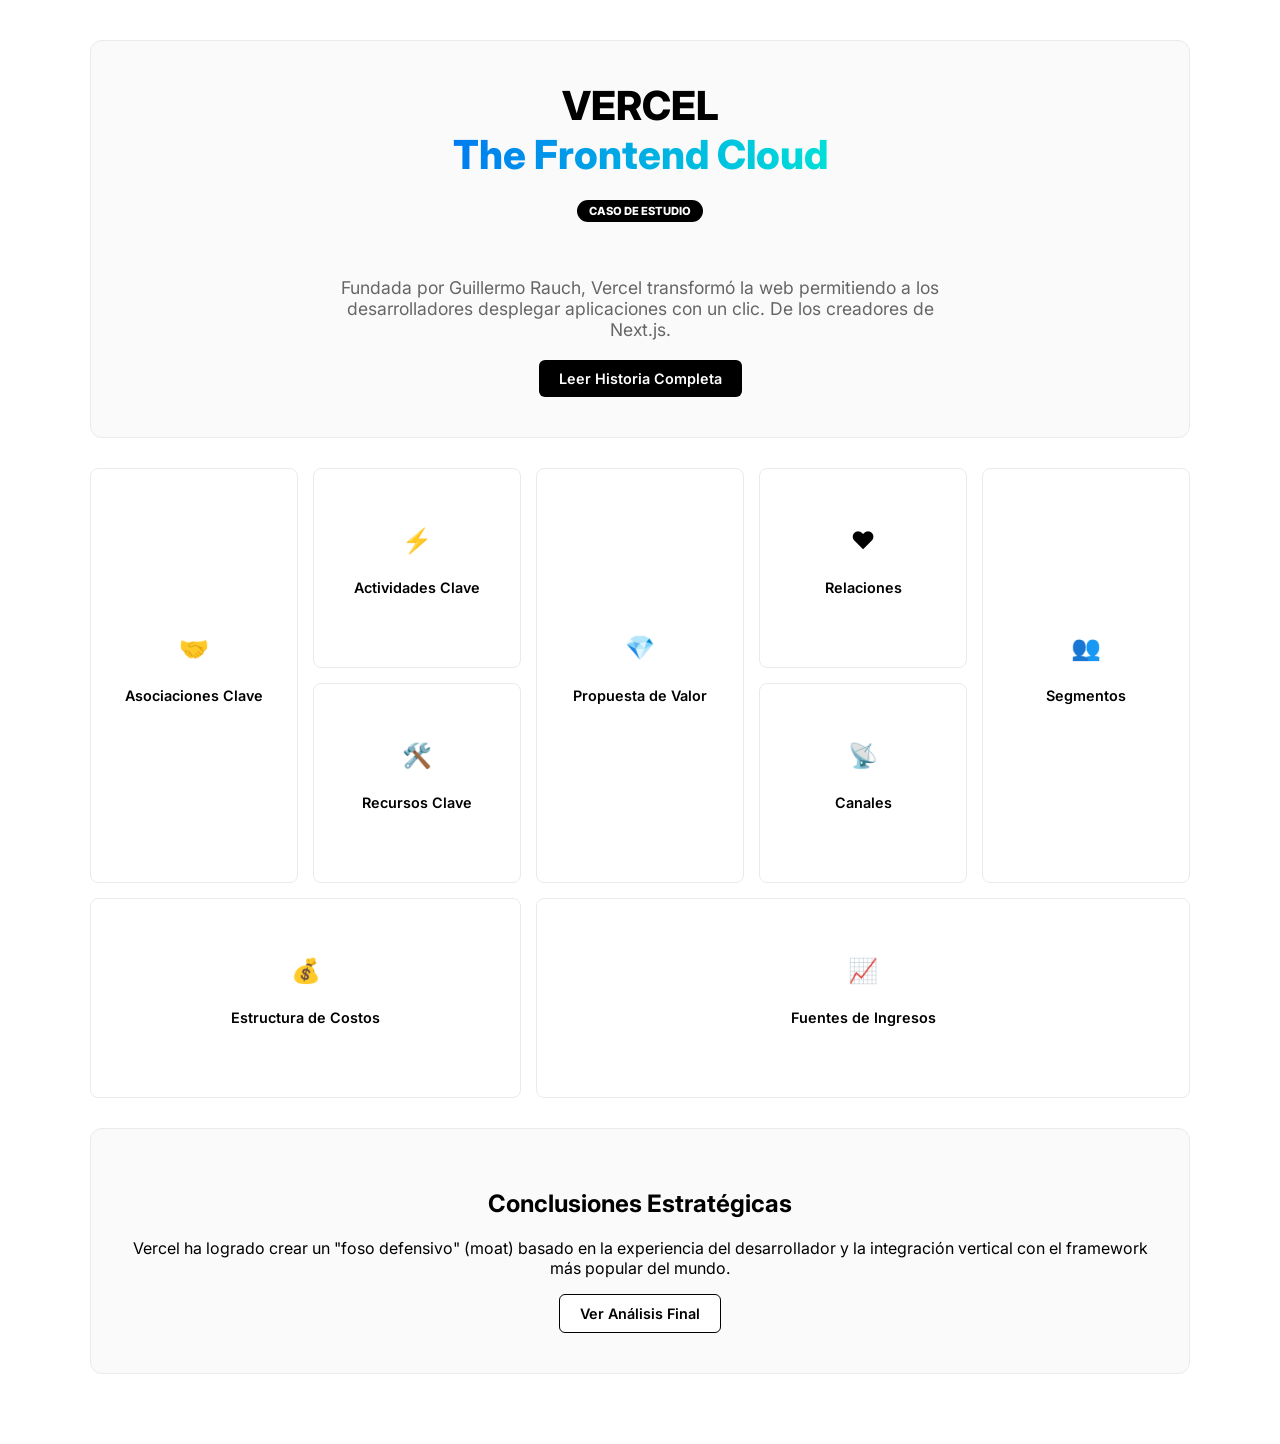
<file: index.html>
<!DOCTYPE html>
<html lang="es">
<head>
    <meta charset="UTF-8">
    <meta name="viewport" content="width=device-width, initial-scale=1.0">
    <title>Análisis Vercel | Business Model Canvas</title>
    <link rel="stylesheet" href="style.css">
    <link href="https://fonts.googleapis.com/css2?family=Inter:wght@300;400;600;800&display=swap" rel="stylesheet">
</head>
<body>

    <div class="main-container">
        <!-- HEADER: HISTORIA Y PRESENTACIÓN -->
        <header class="intro-section" id="vercel-history">
            
            <h1>VERCEL <span class="gradient-text"><br/>The Frontend Cloud</span></h1>
            <br/>
            <div class="badge">Caso de Estudio</div><br/><br/>
            <p class="summary-text">
                Fundada por Guillermo Rauch, Vercel transformó la web permitiendo a los desarrolladores desplegar aplicaciones con un clic. De los creadores de Next.js.
            </p>
            <a href="detalles/historia.html" class="btn-primary">Leer Historia Completa</a>
        </header>

        <!-- BMC GRID -->
        <section class="bmc-grid">
            <!-- Asociaciones Clave -->
            <div class="card" onclick="flipCard(this)">
                <div class="card-inner">
                    <div class="card-front">
                        <div class="icon">🤝</div>
                        <h3>Asociaciones Clave</h3>
                    </div>
                    <div class="card-back">
                        <p>AWS, GitHub, GitLab y proveedores de Headless CMS como Contentful.</p>
                        <a href="detalles/partners.html" class="btn-info">+ Info</a>
                    </div>
                </div>
            </div>

            <!-- Actividades Clave -->
            <div class="card" onclick="flipCard(this)">
                <div class="card-inner">
                    <div class="card-front">
                        <div class="icon">⚡</div>
                        <h3>Actividades Clave</h3>
                    </div>
                    <div class="card-back">
                        <p>Desarrollo de Next.js, optimización de Edge Network y v0 (IA).</p>
                        <a href="detalles/actividades.html" class="btn-info">+ Info</a>
                    </div>
                </div>
            </div>

            <!-- Propuesta de Valor -->
            <div class="card highlight" onclick="flipCard(this)">
                <div class="card-inner">
                    <div class="card-front">
                        <div class="icon">💎</div>
                        <h3>Propuesta de Valor</h3>
                    </div>
                    <div class="card-back">
                        <p>Despliegue instantáneo, performance extrema y flujo DX inigualable.</p>
                        <a href="detalles/propuesta.html" class="btn-info">+ Info</a>
                    </div>
                </div>
            </div>

            <!-- Relaciones con Clientes -->
            <div class="card" onclick="flipCard(this)">
                <div class="card-inner">
                    <div class="card-front">
                        <div class="icon">❤️</div>
                        <h3>Relaciones</h3>
                    </div>
                    <div class="card-back">
                        <p>Comunidades Open Source, soporte Enterprise y documentación de élite.</p>
                        <a href="detalles/relaciones.html" class="btn-info">+ Info</a>
                    </div>
                </div>
            </div>

            <!-- Segmentos de Clientes -->
            <div class="card" onclick="flipCard(this)">
                <div class="card-inner">
                    <div class="card-front">
                        <div class="icon">👥</div>
                        <h3>Segmentos</h3>
                    </div>
                    <div class="card-back">
                        <p>Desarrolladores Frontend, Startups de rápido crecimiento y Fortune 500.</p>
                        <a href="detalles/segmentos.html" class="btn-info">+ Info</a>
                    </div>
                </div>
            </div>

            <!-- Recursos Clave -->
            <div class="card" onclick="flipCard(this)">
                <div class="card-inner">
                    <div class="card-front">
                        <div class="icon">🛠️</div>
                        <h3>Recursos Clave</h3>
                    </div>
                    <div class="card-back">
                        <p>Framework Next.js, Infraestructura Global (Edge) y Talento de Clase Mundial.</p>
                        <a href="detalles/recursos.html" class="btn-info">+ Info</a>
                    </div>
                </div>
            </div>

            <!-- Canales -->
            <div class="card" onclick="flipCard(this)">
                <div class="card-inner">
                    <div class="card-front">
                        <div class="icon">📡</div>
                        <h3>Canales</h3>
                    </div>
                    <div class="card-back">
                        <p>GitHub Marketplace, Next.js Conf y redes sociales (Twitter/X).</p>
                        <a href="detalles/canales.html" class="btn-info">+ Info</a>
                    </div>
                </div>
            </div>

            <!-- Estructura de Costos -->
            <div class="card footer-card" onclick="flipCard(this)">
                <div class="card-inner">
                    <div class="card-front">
                        <div class="icon">💰</div>
                        <h3>Estructura de Costos</h3>
                    </div>
                    <div class="card-back">
                        <p>Servidores AWS, I+D (v0, Turbopack) y gastos de marketing/ventas.</p>
                        <a href="detalles/costos.html" class="btn-info">+ Info</a>
                    </div>
                </div>
            </div>

            <!-- Flujos de Ingresos -->
            <div class="card footer-card" onclick="flipCard(this)">
                <div class="card-inner">
                    <div class="card-front">
                        <div class="icon">📈</div>
                        <h3>Fuentes de Ingresos</h3>
                    </div>
                    <div class="card-back">
                        <p>Suscripciones Pro/Enterprise, consumo de ancho de banda y servicios IA.</p>
                        <a href="detalles/ingresos.html" class="btn-info">+ Info</a>
                    </div>
                </div>
            </div>
        </section>

        <!-- FOOTER: CONCLUSIONES -->
        <footer class="conclusions-section">
            <h2>Conclusiones Estratégicas</h2>
            <p>Vercel ha logrado crear un "foso defensivo" (moat) basado en la experiencia del desarrollador y la integración vertical con el framework más popular del mundo.</p>
            <a href="detalles/conclusiones.html" class="btn-secondary">Ver Análisis Final</a>
        </footer>
    </div>

    <script src="script.js"></script>
</body>
</html>
</file>
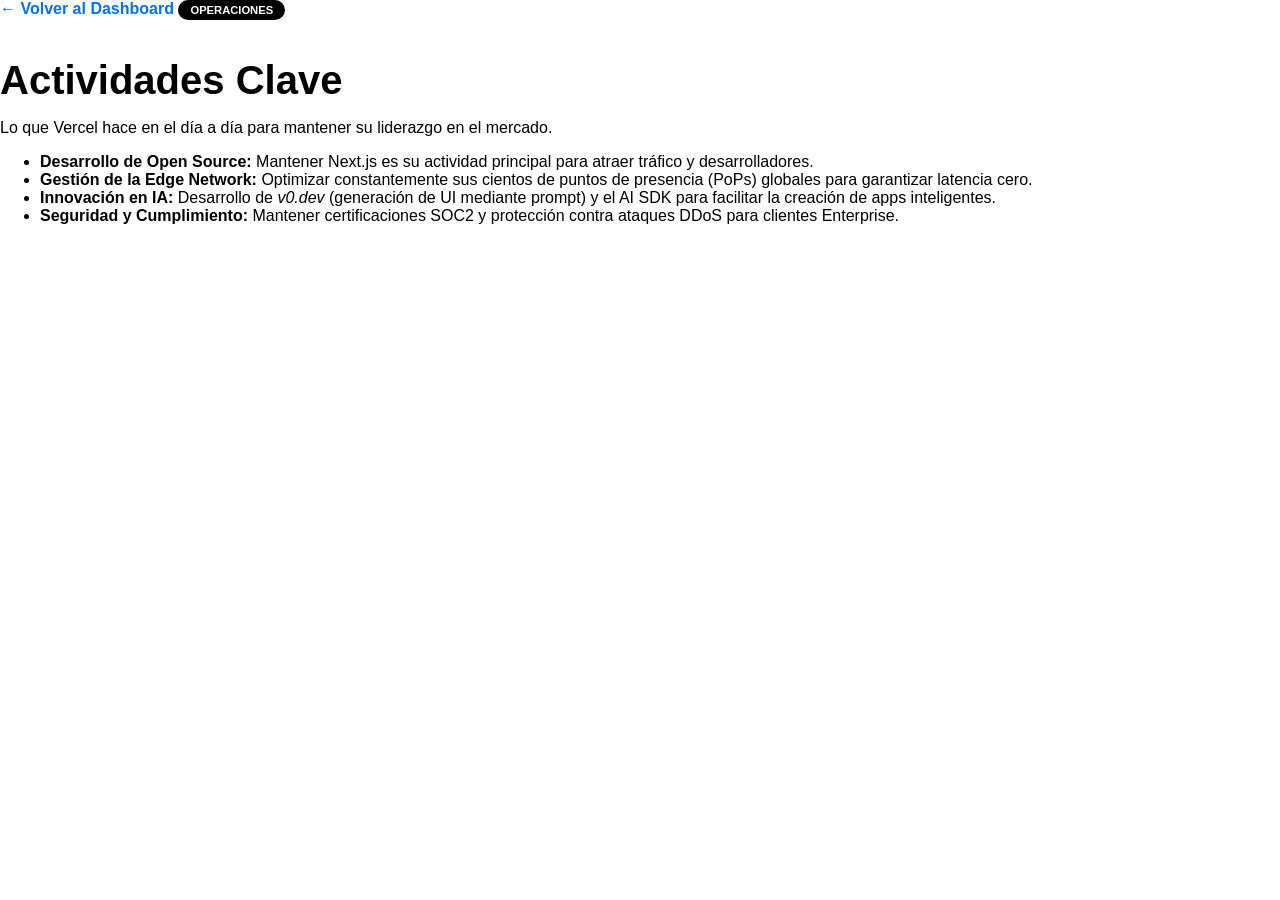
<file: detalles/actividades.html>
<!DOCTYPE html>
<html lang="es">
<head>
    <meta charset="UTF-8"><title>Actividades Clave - Vercel</title>
    <link rel="stylesheet" href="../style.css">
</head>
<body>
    <div class="detail-body">
        <a href="../index.html" class="back-link">← Volver al Dashboard</a>
        <div class="badge">Operaciones</div>
        <h1>Actividades Clave</h1>
        <div class="content">
            <p>Lo que Vercel hace en el día a día para mantener su liderazgo en el mercado.</p>
            <ul>
                <li><strong>Desarrollo de Open Source:</strong> Mantener Next.js es su actividad principal para atraer tráfico y desarrolladores.</li>
                <li><strong>Gestión de la Edge Network:</strong> Optimizar constantemente sus cientos de puntos de presencia (PoPs) globales para garantizar latencia cero.</li>
                <li><strong>Innovación en IA:</strong> Desarrollo de <em>v0.dev</em> (generación de UI mediante prompt) y el AI SDK para facilitar la creación de apps inteligentes.</li>
                <li><strong>Seguridad y Cumplimiento:</strong> Mantener certificaciones SOC2 y protección contra ataques DDoS para clientes Enterprise.</li>
            </ul>
        </div>
    </div>
</body>
</html>
</file>
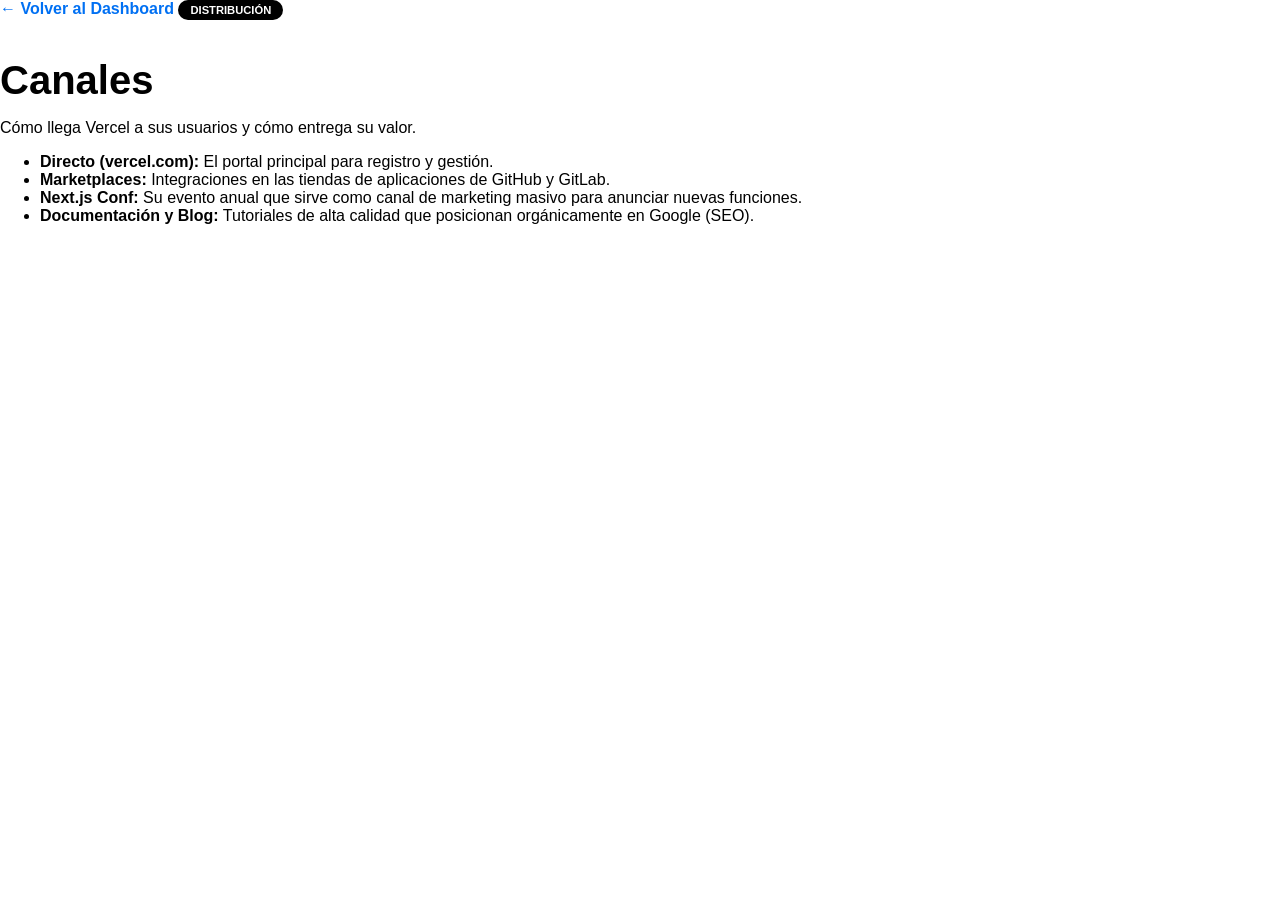
<file: detalles/canales.html>
<!DOCTYPE html>
<html lang="es">
<head>
    <meta charset="UTF-8"><title>Canales - Vercel</title>
    <link rel="stylesheet" href="../style.css">
</head>
<body>
    <div class="detail-body">
        <a href="../index.html" class="back-link">← Volver al Dashboard</a>
        <div class="badge">Distribución</div>
        <h1>Canales</h1>
        <div class="content">
            <p>Cómo llega Vercel a sus usuarios y cómo entrega su valor.</p>
            <ul>
                <li><strong>Directo (vercel.com):</strong> El portal principal para registro y gestión.</li>
                <li><strong>Marketplaces:</strong> Integraciones en las tiendas de aplicaciones de GitHub y GitLab.</li>
                <li><strong>Next.js Conf:</strong> Su evento anual que sirve como canal de marketing masivo para anunciar nuevas funciones.</li>
                <li><strong>Documentación y Blog:</strong> Tutoriales de alta calidad que posicionan orgánicamente en Google (SEO).</li>
            </ul>
        </div>
    </div>
</body>
</html>
</file>
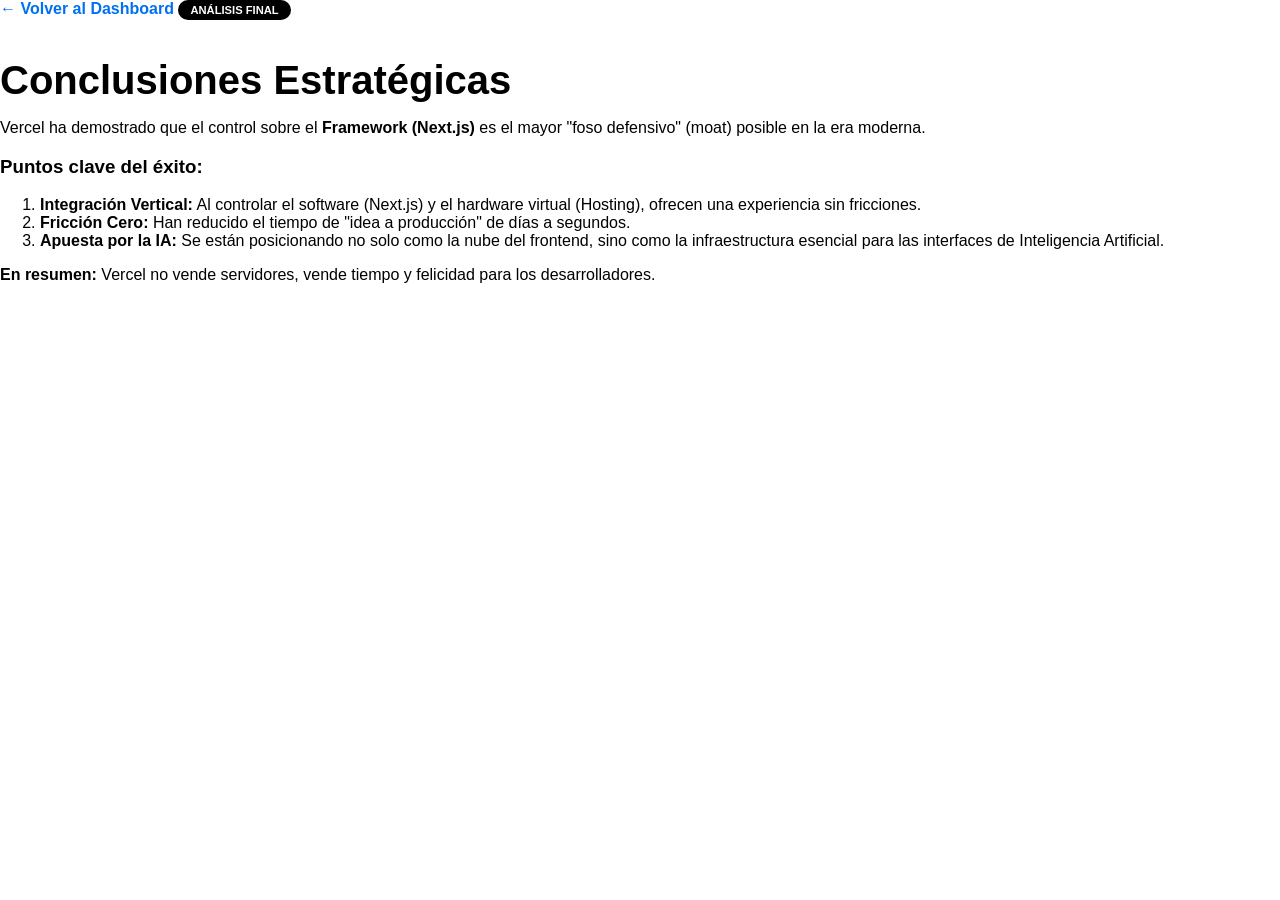
<file: detalles/conclusiones.html>
<!DOCTYPE html>
<html lang="es">
<head>
    <meta charset="UTF-8"><title>Conclusiones - Análisis Vercel</title>
    <link rel="stylesheet" href="../style.css">
</head>
<body>
    <div class="detail-body">
        <a href="../index.html" class="back-link">← Volver al Dashboard</a>
        <div class="badge">Análisis Final</div>
        <h1>Conclusiones Estratégicas</h1>
        <div class="content">
            <p>Vercel ha demostrado que el control sobre el <strong>Framework (Next.js)</strong> es el mayor "foso defensivo" (moat) posible en la era moderna.</p>
            
            <h3>Puntos clave del éxito:</h3>
            <ol>
                <li><strong>Integración Vertical:</strong> Al controlar el software (Next.js) y el hardware virtual (Hosting), ofrecen una experiencia sin fricciones.</li>
                <li><strong>Fricción Cero:</strong> Han reducido el tiempo de "idea a producción" de días a segundos.</li>
                <li><strong>Apuesta por la IA:</strong> Se están posicionando no solo como la nube del frontend, sino como la infraestructura esencial para las interfaces de Inteligencia Artificial.</li>
            </ol>
            <p><strong>En resumen:</strong> Vercel no vende servidores, vende tiempo y felicidad para los desarrolladores.</p>
        </div>
    </div>
</body>
</html>
</file>
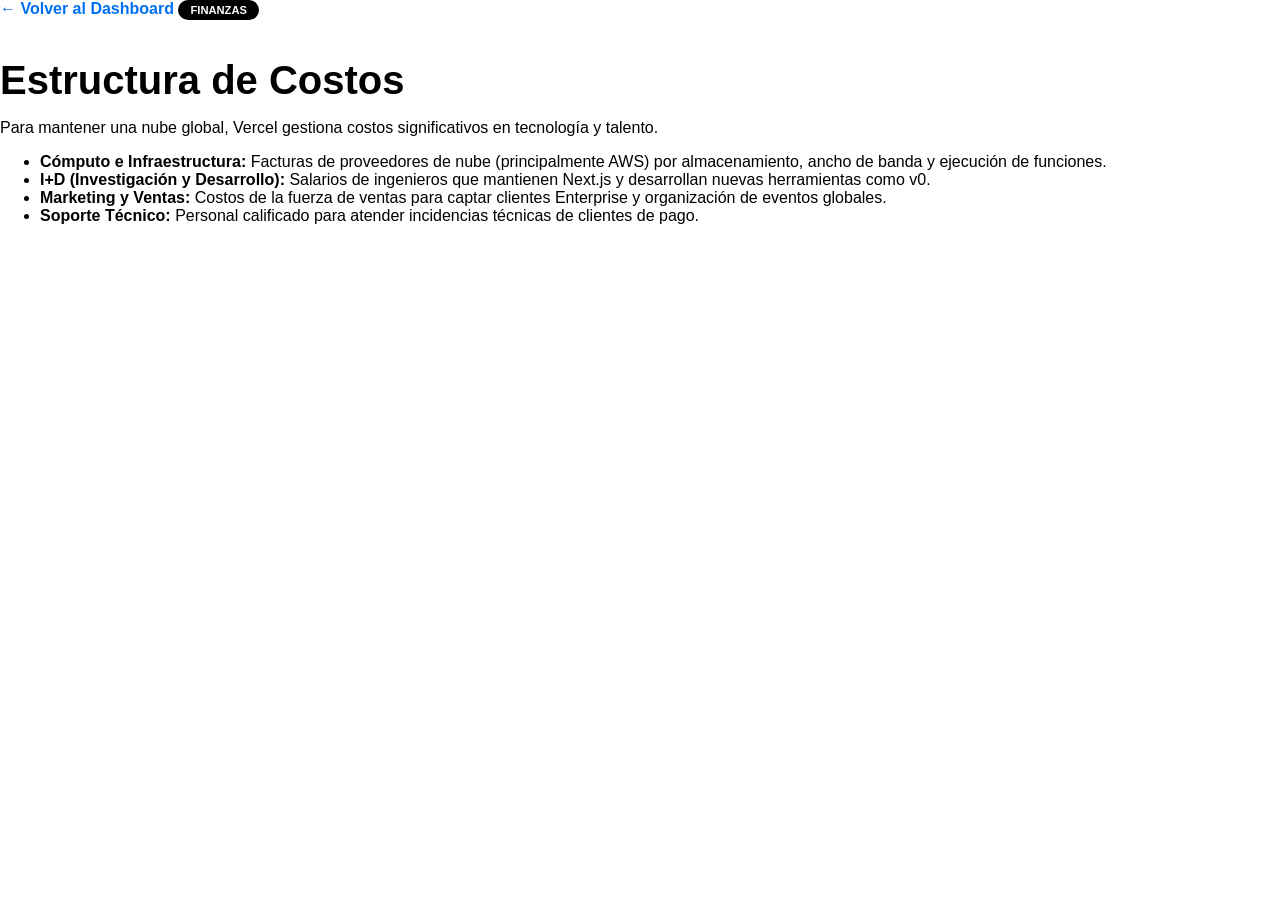
<file: detalles/costos.html>
<!DOCTYPE html>
<html lang="es">
<head>
    <meta charset="UTF-8"><title>Estructura de Costos - Vercel</title>
    <link rel="stylesheet" href="../style.css">
</head>
<body>
    <div class="detail-body">
        <a href="../index.html" class="back-link">← Volver al Dashboard</a>
        <div class="badge">Finanzas</div>
        <h1>Estructura de Costos</h1>
        <div class="content">
            <p>Para mantener una nube global, Vercel gestiona costos significativos en tecnología y talento.</p>
            <ul>
                <li><strong>Cómputo e Infraestructura:</strong> Facturas de proveedores de nube (principalmente AWS) por almacenamiento, ancho de banda y ejecución de funciones.</li>
                <li><strong>I+D (Investigación y Desarrollo):</strong> Salarios de ingenieros que mantienen Next.js y desarrollan nuevas herramientas como v0.</li>
                <li><strong>Marketing y Ventas:</strong> Costos de la fuerza de ventas para captar clientes Enterprise y organización de eventos globales.</li>
                <li><strong>Soporte Técnico:</strong> Personal calificado para atender incidencias técnicas de clientes de pago.</li>
            </ul>
        </div>
    </div>
</body>
</html>
</file>
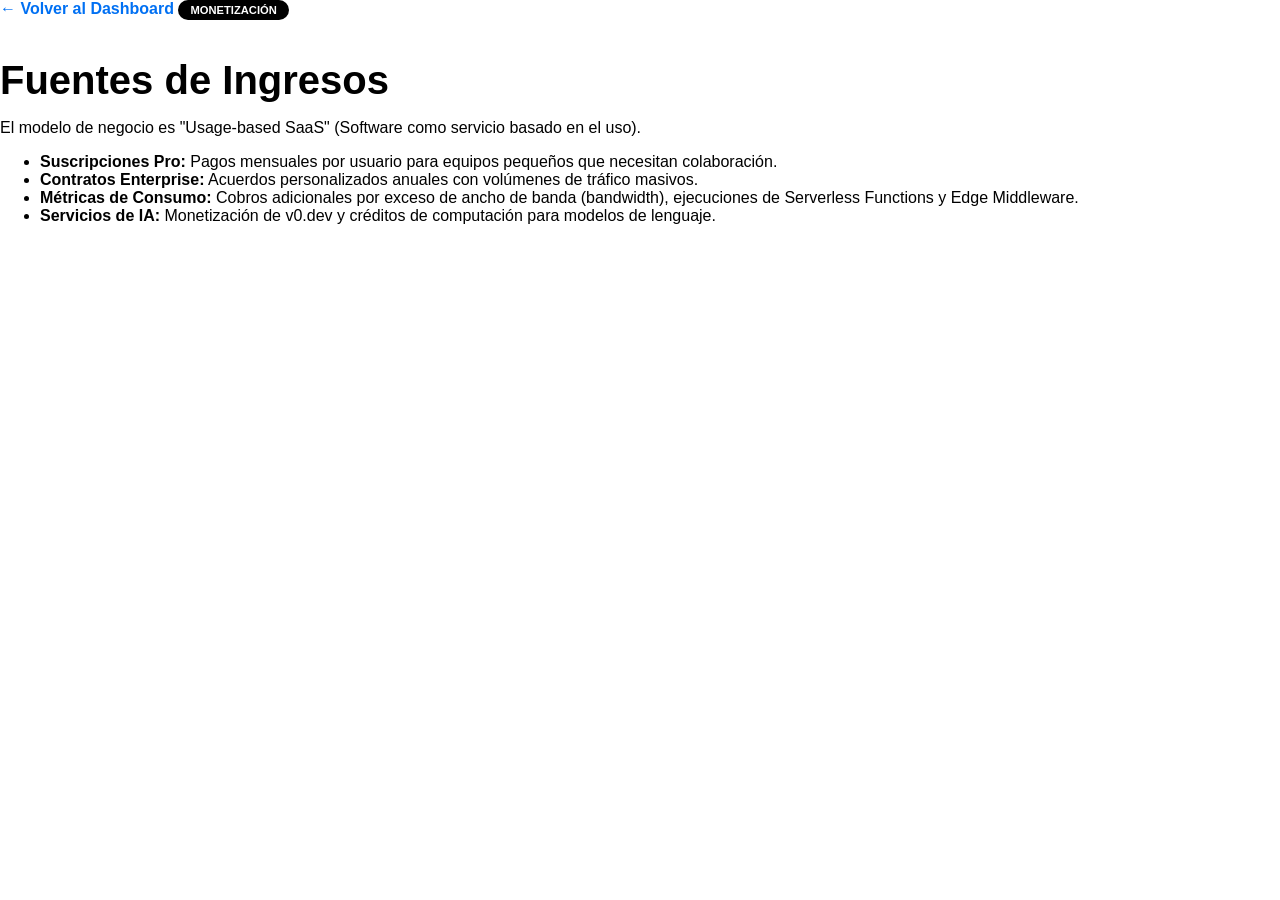
<file: detalles/ingresos.html>
<!DOCTYPE html>
<html lang="es">
<head>
    <meta charset="UTF-8"><title>Fuentes de Ingresos - Vercel</title>
    <link rel="stylesheet" href="../style.css">
</head>
<body>
    <div class="detail-body">
        <a href="../index.html" class="back-link">← Volver al Dashboard</a>
        <div class="badge">Monetización</div>
        <h1>Fuentes de Ingresos</h1>
        <div class="content">
            <p>El modelo de negocio es "Usage-based SaaS" (Software como servicio basado en el uso).</p>
            <ul>
                <li><strong>Suscripciones Pro:</strong> Pagos mensuales por usuario para equipos pequeños que necesitan colaboración.</li>
                <li><strong>Contratos Enterprise:</strong> Acuerdos personalizados anuales con volúmenes de tráfico masivos.</li>
                <li><strong>Métricas de Consumo:</strong> Cobros adicionales por exceso de ancho de banda (bandwidth), ejecuciones de Serverless Functions y Edge Middleware.</li>
                <li><strong>Servicios de IA:</strong> Monetización de v0.dev y créditos de computación para modelos de lenguaje.</li>
            </ul>
        </div>
    </div>
</body>
</html>
</file>
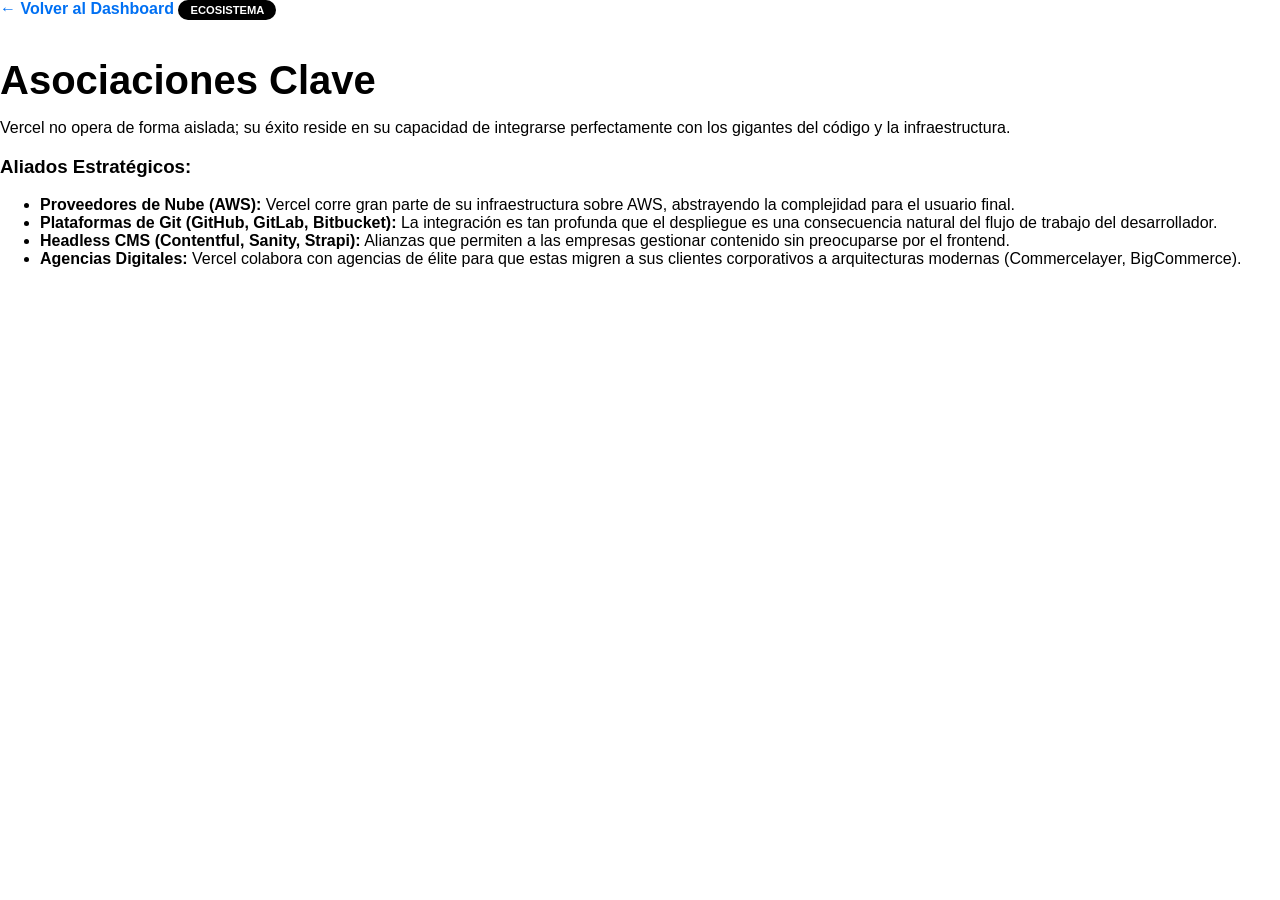
<file: detalles/partners.html>
<!DOCTYPE html>
<html lang="es">
<head>
    <meta charset="UTF-8"><title>Asociaciones Clave - Vercel</title>
    <link rel="stylesheet" href="../style.css">
</head>
<body>
    <div class="detail-body">
        <a href="../index.html" class="back-link">← Volver al Dashboard</a>
        <div class="badge">Ecosistema</div>
        <h1>Asociaciones Clave</h1>
        <div class="content">
            <p>Vercel no opera de forma aislada; su éxito reside en su capacidad de integrarse perfectamente con los gigantes del código y la infraestructura.</p>
            <h3>Aliados Estratégicos:</h3>
            <ul>
                <li><strong>Proveedores de Nube (AWS):</strong> Vercel corre gran parte de su infraestructura sobre AWS, abstrayendo la complejidad para el usuario final.</li>
                <li><strong>Plataformas de Git (GitHub, GitLab, Bitbucket):</strong> La integración es tan profunda que el despliegue es una consecuencia natural del flujo de trabajo del desarrollador.</li>
                <li><strong>Headless CMS (Contentful, Sanity, Strapi):</strong> Alianzas que permiten a las empresas gestionar contenido sin preocuparse por el frontend.</li>
                <li><strong>Agencias Digitales:</strong> Vercel colabora con agencias de élite para que estas migren a sus clientes corporativos a arquitecturas modernas (Commercelayer, BigCommerce).</li>
            </ul>
        </div>
    </div>
</body>
</html>
</file>
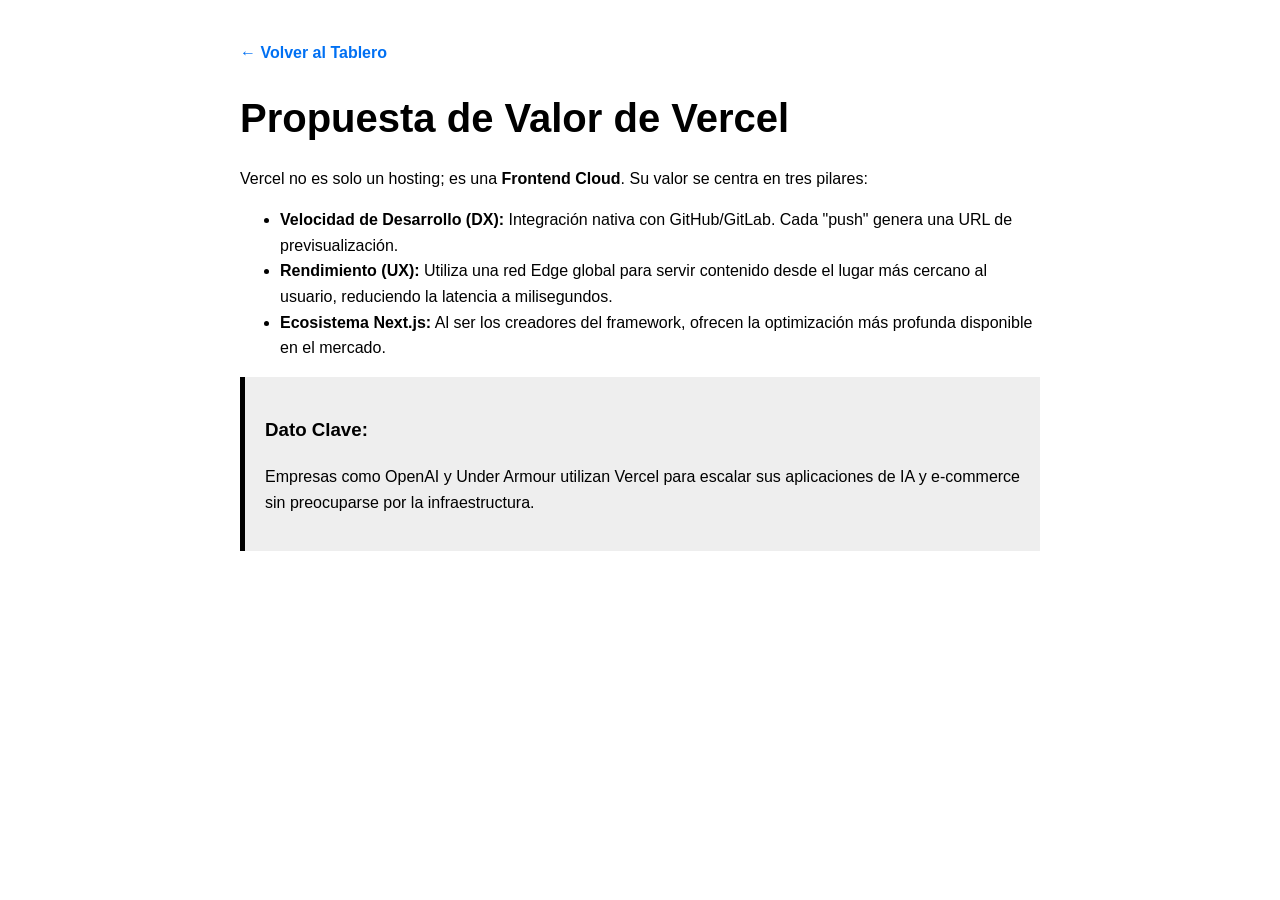
<file: detalles/propuesta.html>
<!DOCTYPE html>
<html lang="es">
<head>
    <meta charset="UTF-8">
    <title>Propuesta de Valor - Vercel</title>
    <link rel="stylesheet" href="../style.css">
    <style>
        .container { max-width: 800px; margin: auto; padding: 40px 20px; line-height: 1.6; }
        .back-home { display: inline-block; margin-bottom: 20px; color: #0070f3; text-decoration: none; font-weight: bold; }
        img { width: 100%; border-radius: 10px; margin: 20px 0; }
    </style>
</head>
<body>
    <div class="container">
        <a href="../index.html" class="back-home">← Volver al Tablero</a>
        <h1>Propuesta de Valor de Vercel</h1>
        <p>Vercel no es solo un hosting; es una <strong>Frontend Cloud</strong>. Su valor se centra en tres pilares:</p>
        
        <ul>
            <li><strong>Velocidad de Desarrollo (DX):</strong> Integración nativa con GitHub/GitLab. Cada "push" genera una URL de previsualización.</li>
            <li><strong>Rendimiento (UX):</strong> Utiliza una red Edge global para servir contenido desde el lugar más cercano al usuario, reduciendo la latencia a milisegundos.</li>
            <li><strong>Ecosistema Next.js:</strong> Al ser los creadores del framework, ofrecen la optimización más profunda disponible en el mercado.</li>
        </ul>

        <div style="background: #eee; padding: 20px; border-left: 5px solid #000;">
            <h3>Dato Clave:</h3>
            <p>Empresas como OpenAI y Under Armour utilizan Vercel para escalar sus aplicaciones de IA y e-commerce sin preocuparse por la infraestructura.</p>
        </div>
    </div>
</body>
</html>
</file>
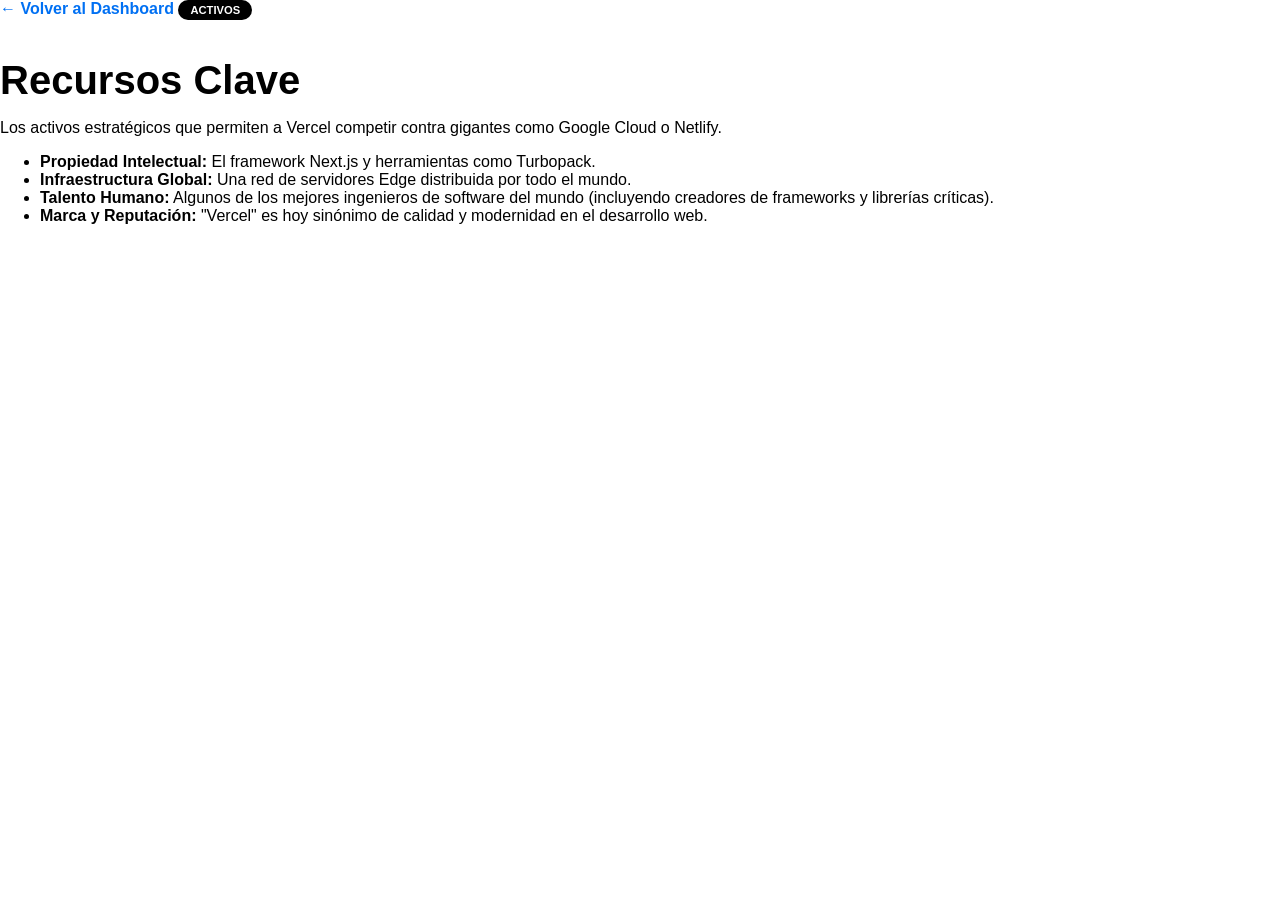
<file: detalles/recursos.html>
<!DOCTYPE html>
<html lang="es">
<head>
    <meta charset="UTF-8"><title>Recursos Clave - Vercel</title>
    <link rel="stylesheet" href="../style.css">
</head>
<body>
    <div class="detail-body">
        <a href="../index.html" class="back-link">← Volver al Dashboard</a>
        <div class="badge">Activos</div>
        <h1>Recursos Clave</h1>
        <div class="content">
            <p>Los activos estratégicos que permiten a Vercel competir contra gigantes como Google Cloud o Netlify.</p>
            <ul>
                <li><strong>Propiedad Intelectual:</strong> El framework Next.js y herramientas como Turbopack.</li>
                <li><strong>Infraestructura Global:</strong> Una red de servidores Edge distribuida por todo el mundo.</li>
                <li><strong>Talento Humano:</strong> Algunos de los mejores ingenieros de software del mundo (incluyendo creadores de frameworks y librerías críticas).</li>
                <li><strong>Marca y Reputación:</strong> "Vercel" es hoy sinónimo de calidad y modernidad en el desarrollo web.</li>
            </ul>
        </div>
    </div>
</body>
</html>
</file>
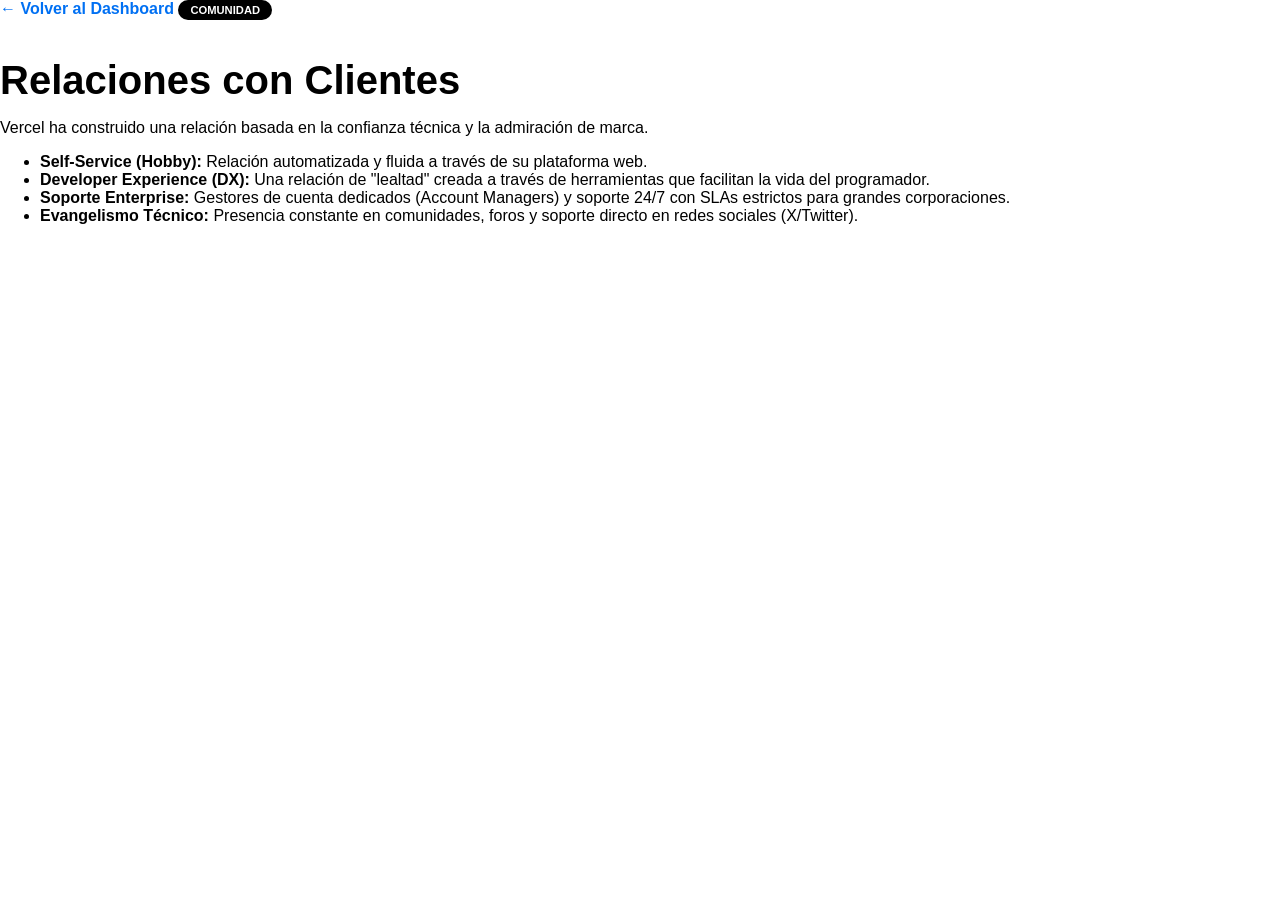
<file: detalles/relaciones.html>
<!DOCTYPE html>
<html lang="es">
<head>
    <meta charset="UTF-8"><title>Relaciones con Clientes - Vercel</title>
    <link rel="stylesheet" href="../style.css">
</head>
<body>
    <div class="detail-body">
        <a href="../index.html" class="back-link">← Volver al Dashboard</a>
        <div class="badge">Comunidad</div>
        <h1>Relaciones con Clientes</h1>
        <div class="content">
            <p>Vercel ha construido una relación basada en la confianza técnica y la admiración de marca.</p>
            <ul>
                <li><strong>Self-Service (Hobby):</strong> Relación automatizada y fluida a través de su plataforma web.</li>
                <li><strong>Developer Experience (DX):</strong> Una relación de "lealtad" creada a través de herramientas que facilitan la vida del programador.</li>
                <li><strong>Soporte Enterprise:</strong> Gestores de cuenta dedicados (Account Managers) y soporte 24/7 con SLAs estrictos para grandes corporaciones.</li>
                <li><strong>Evangelismo Técnico:</strong> Presencia constante en comunidades, foros y soporte directo en redes sociales (X/Twitter).</li>
            </ul>
        </div>
    </div>
</body>
</html>
</file>
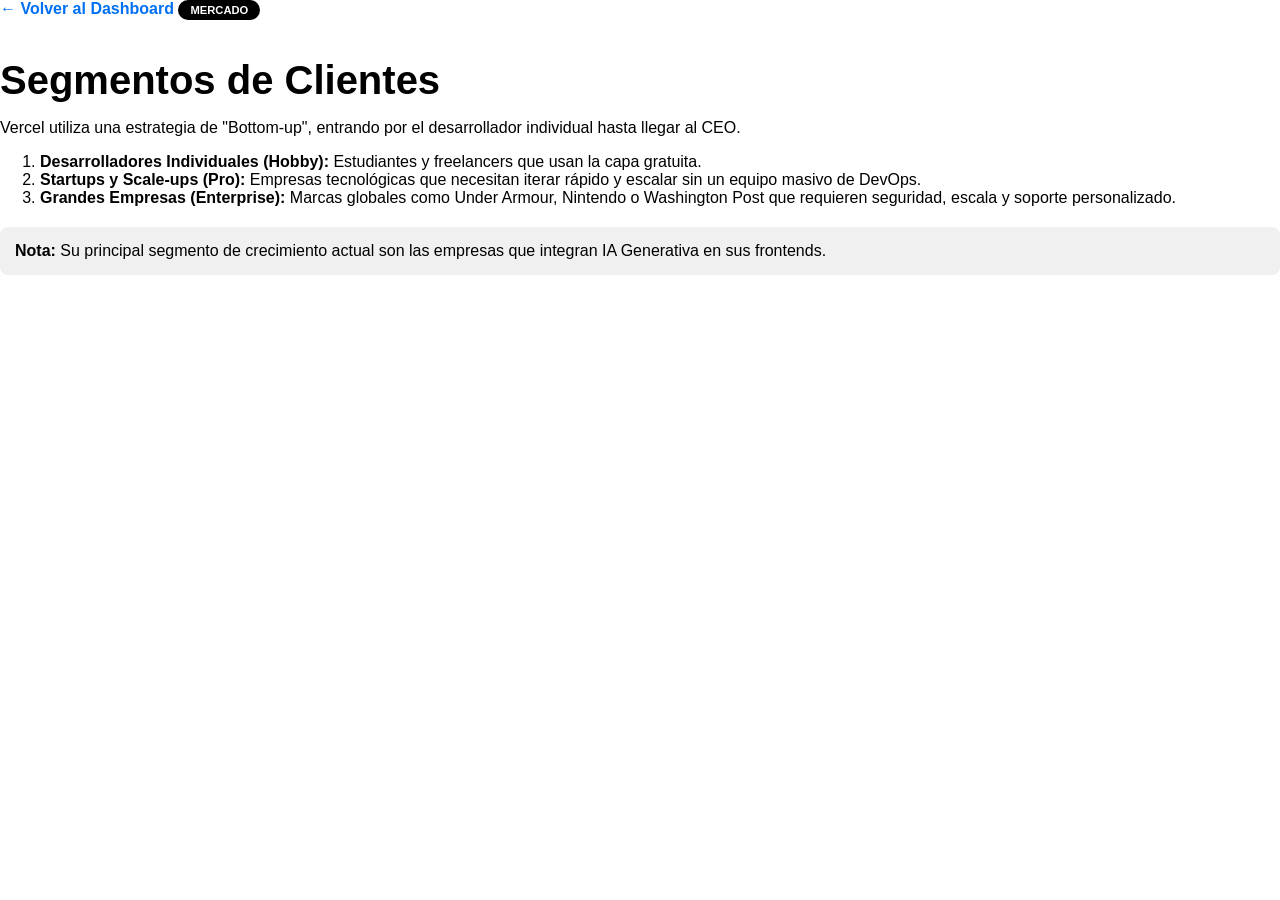
<file: detalles/segmentos.html>
<!DOCTYPE html>
<html lang="es">
<head>
    <meta charset="UTF-8"><title>Segmentos de Clientes - Vercel</title>
    <link rel="stylesheet" href="../style.css">
</head>
<body>
    <div class="detail-body">
        <a href="../index.html" class="back-link">← Volver al Dashboard</a>
        <div class="badge">Mercado</div>
        <h1>Segmentos de Clientes</h1>
        <div class="content">
            <p>Vercel utiliza una estrategia de "Bottom-up", entrando por el desarrollador individual hasta llegar al CEO.</p>
            <ol>
                <li><strong>Desarrolladores Individuales (Hobby):</strong> Estudiantes y freelancers que usan la capa gratuita.</li>
                <li><strong>Startups y Scale-ups (Pro):</strong> Empresas tecnológicas que necesitan iterar rápido y escalar sin un equipo masivo de DevOps.</li>
                <li><strong>Grandes Empresas (Enterprise):</strong> Marcas globales como Under Armour, Nintendo o Washington Post que requieren seguridad, escala y soporte personalizado.</li>
            </ol>
            <div style="background:#f0f0f0; padding:15px; border-radius:8px; margin-top:20px;">
                <strong>Nota:</strong> Su principal segmento de crecimiento actual son las empresas que integran IA Generativa en sus frontends.
            </div>
        </div>
    </div>
</body>
</html>
</file>
<file: style.css>
:root {
    --black: #000000;
    --white: #ffffff;
    --gray-light: #fafafa;
    --gray-border: #eaeaea;
    --gray-text: #666666;
    --accent: #0070f3;
}

body {
    font-family: 'Inter', sans-serif;
    margin: 0;
    background-color: var(--white);
    color: var(--black);
    -webkit-font-smoothing: antialiased;
}

.main-container {
    max-width: 1100px;
    margin: 0 auto;
    padding: 40px 20px;
}

/* Header & Footer Styles */
.intro-section, .conclusions-section {
    background: var(--gray-light);
    border: 1px solid var(--gray-border);
    padding: 40px;
    border-radius: 12px;
    margin-bottom: 30px;
    text-align: center;
}

.badge {
    display: inline-block;
    background: var(--black);
    color: white;
    padding: 4px 12px;
    border-radius: 20px;
    font-size: 0.7rem;
    text-transform: uppercase;
    font-weight: 800;
    margin-bottom: 15px;
}

.gradient-text {
    background: linear-gradient(90deg, #007cf0, #00dfd8);
    -webkit-background-clip: text;
    -webkit-text-fill-color: transparent;
}

h1 { font-size: 2.5rem; font-weight: 800; margin: 0; }
.summary-text { color: var(--gray-text); font-size: 1.1rem; max-width: 600px; margin: 20px auto; }

/* BMC Grid Layout */
.bmc-grid {
    display: grid;
    grid-template-columns: 1fr;
    gap: 15px;
    margin-bottom: 30px;
}

@media (min-width: 900px) {
    .bmc-grid {
        grid-template-columns: repeat(5, 1fr);
        grid-template-rows: repeat(3, 200px);
    }
    .card:nth-child(1), .card:nth-child(3), .card:nth-child(5) { grid-row: span 2; }
    .footer-card:nth-child(8) { grid-column: span 2; }
    .footer-card:nth-child(9) { grid-column: span 3; }
}

/* Card Design */
.card { perspective: 1000px; cursor: pointer; }
.card-inner {
    position: relative;
    width: 100%;
    height: 100%;
    transition: transform 0.6s cubic-bezier(0.4, 0, 0.2, 1);
    transform-style: preserve-3d;
}

.card.is-flipped .card-inner { transform: rotateY(180deg); }

.card-front, .card-back {
    position: absolute;
    width: 100%; height: 100%;
    backface-visibility: hidden;
    border-radius: 8px;
    border: 1px solid var(--gray-border);
    display: flex;
    flex-direction: column;
    align-items: center;
    justify-content: center;
    padding: 20px;
    box-sizing: border-box;
}

.card-front { background: var(--white); transition: 0.3s; }
.card-front:hover { border-color: var(--black); }
.card-front h3 { font-size: 0.9rem; font-weight: 600; text-align: center; }
.icon { font-size: 1.5rem; margin-bottom: 10px; }

.card-back { background: var(--black); color: var(--white); transform: rotateY(180deg); text-align: center; }
.card-back p { font-size: 0.8rem; line-height: 1.4; }

/* Buttons */
.btn-primary, .btn-secondary, .btn-info {
    display: inline-block;
    padding: 10px 20px;
    border-radius: 6px;
    text-decoration: none;
    font-weight: 600;
    font-size: 0.9rem;
    transition: 0.2s;
}

.btn-primary { background: var(--black); color: var(--white); }
.btn-secondary { background: var(--white); border: 1px solid var(--black); color: var(--black); }
.btn-info { background: var(--white); color: var(--black); margin-top: 10px; padding: 5px 10px; font-size: 0.7rem; }
.btn-primary:hover { opacity: 0.8; }

/* --- ESTILOS PARA PÁGINAS DE DETALLES --- */
.detail-body {
    background-color: var(--white);
    min-height: 100vh;
}

.detail-container {
    max-width: 800px;
    margin: 0 auto;
    padding: 60px 24px;
}

.back-link {
    display: inline-flex;
    align-items: center;
    text-decoration: none;
    color: var(--accent);
    font-weight: 600;
    margin-bottom: 40px;
    transition: transform 0.2s;
}

.back-link:hover {
    transform: translateX(-5px);
}

.detail-header {
    margin-bottom: 40px;
}

.detail-badge {
    display: inline-block;
    background: var(--black);
    color: var(--white);
    padding: 4px 12px;
    border-radius: 4px;
    font-size: 0.75rem;
    font-weight: 700;
    text-transform: uppercase;
    margin-bottom: 16px;
}

.detail-title {
    font-size: clamp(2.5rem, 8vw, 3.5rem);
    letter-spacing: -2px;
    line-height: 1.1;
    margin-bottom: 20px;
}

.detail-subtitle {
    font-size: 1.25rem;
    color: var(--gray-500);
    line-height: 1.6;
}

.detail-content {
    font-size: 1.1rem;
    line-height: 1.8;
    color: #333;
}

.detail-content h2 {
    margin: 40px 0 20px;
    font-size: 1.75rem;
    letter-spacing: -1px;
}

.detail-img {
    width: 100%;
    border-radius: 12px;
    margin: 30px 0;
    border: 1px solid var(--gray-200);
}

.highlight-card {
    background: var(--gray-100);
    border: 1px solid var(--gray-200);
    padding: 30px;
    border-radius: 12px;
    margin: 30px 0;
}

.black-card {
    background: var(--black);
    color: var(--white);
    padding: 30px;
    border-radius: 12px;
    margin: 30px 0;
}
</file>
